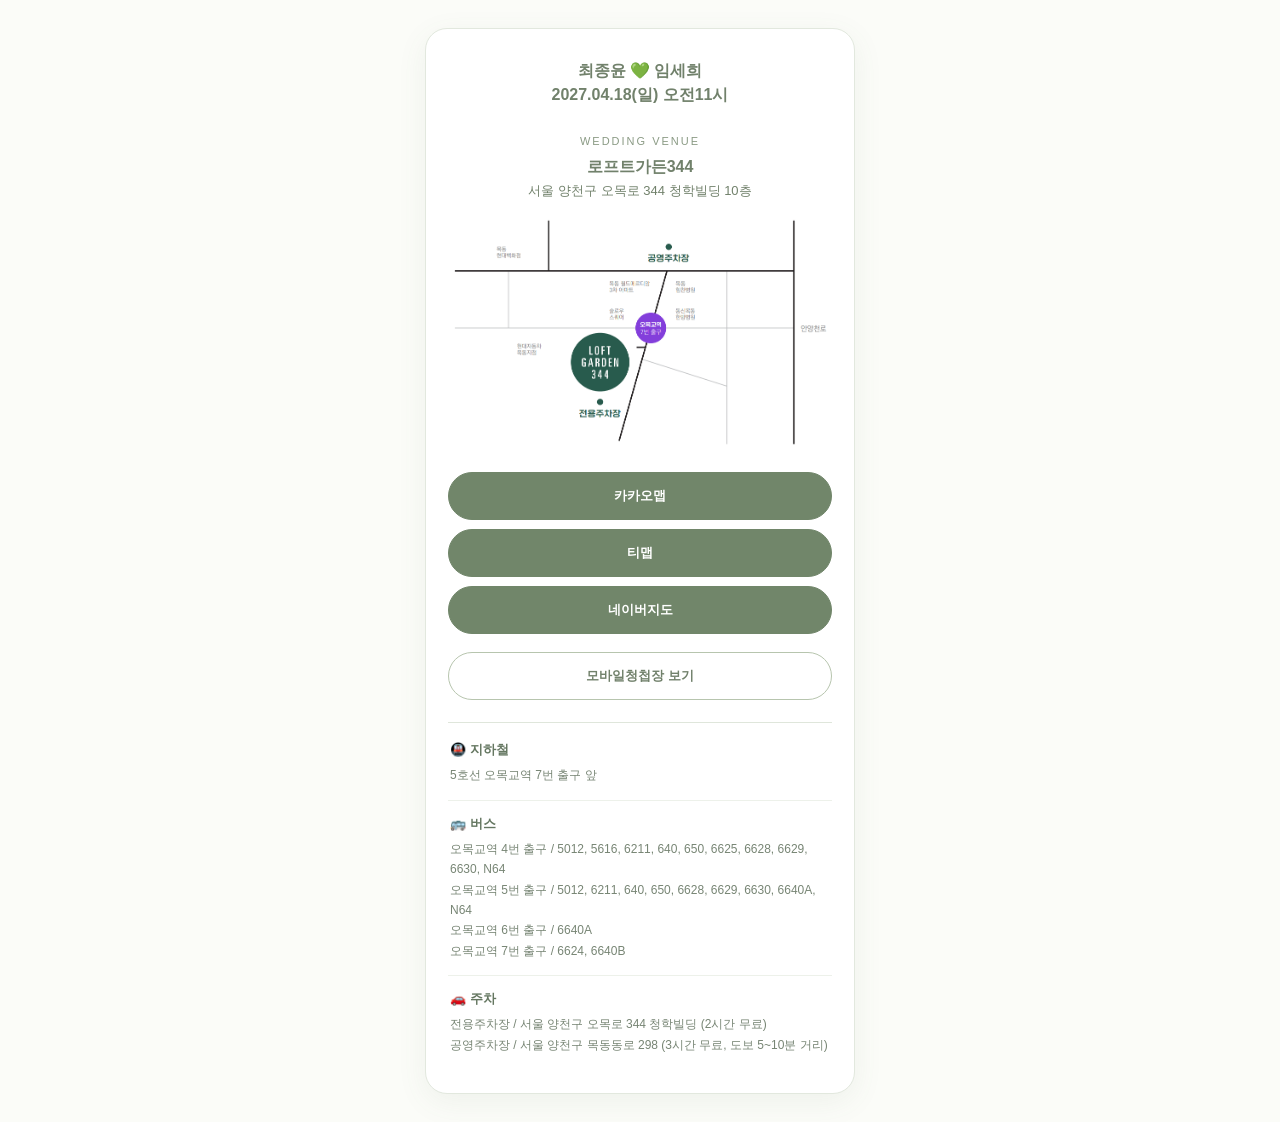
<file: location.html>
<!doctype html>
<html lang="ko">
<head>
  <meta charset="utf-8">
  <meta name="viewport" content="width=device-width, initial-scale=1, viewport-fit=cover">
  <meta name="theme-color" content="#fbfcf8">
  <title>오시는 길 - 로프트가든344</title>
  <style>
    :root { --ink:#5f7359; --ink-dark:#52654d; --line:#dfe6db; --bg:#fbfcf8; --card:#fff; }
    *{box-sizing:border-box;}
    body{margin:0;min-height:100vh;background:var(--bg);color:var(--ink-dark);font-family:-apple-system,BlinkMacSystemFont,"Noto Sans KR","Apple SD Gothic Neo",sans-serif;display:flex;justify-content:center;padding:28px 18px calc(28px + env(safe-area-inset-bottom));}
    .wrap{width:min(100%,430px);}
    .card{background:var(--card);border:1px solid #e2e8de;border-radius:22px;padding:30px 22px 24px;box-shadow:0 8px 30px rgba(92,112,83,.08);}
    .head{text-align:center;}
    .wedding-date{margin:0 0 22px;font-size:16px;line-height:1.5;font-weight:700;color:#71816b;}
    .eyebrow{margin:0 0 8px;font-size:11px;letter-spacing:2px;color:#8a9a84;}
    h1{margin:0;font-size:16px;line-height:1.5;font-weight:700;color:#71816b;}
    .venue-floor{margin:8px 0 0;font-size:16px;line-height:1.5;font-weight:700;color:#71816b;}
    .address{margin:2px 0 12px;font-size:13px;line-height:1.55;color:#71816b;}
    .venue-map{display:block;width:100%;height:auto;margin:0 0 24px;border-radius:12px;}
.section-title{text-align:center;margin:24px 0 10px;font-size:13px;font-weight:700;color:#6b7c65;}
    .map-buttons{display:flex;flex-direction:column;gap:9px;}
    .map-btn,.back{display:flex;align-items:center;justify-content:center;min-height:48px;padding:11px 14px;border-radius:999px;border:1px solid #71866a;background:#71866a;color:#fff;text-decoration:none;font-size:13px;font-weight:600;-webkit-tap-highlight-color:transparent;}
    .map-btn:active,.back:active{transform:translateY(1px);}
    .info{margin-top:22px;border-top:1px solid var(--line);padding-top:4px;text-align:left;}
    .info-row{padding:14px 2px;border-bottom:1px solid #edf1ea;}
    .info-row:last-child{border-bottom:0;}
    .info-label{display:block;margin-bottom:6px;font-size:13px;font-weight:700;color:#657761;}
    .info-text{margin:0;white-space:pre-line;font-size:12px;line-height:1.7;color:#778574;}
    .back{margin-top:18px;background:#fff;color:#71816b;border-color:#b7c5ae;}
    @media (max-width:340px){body{padding-left:14px;padding-right:14px}.card{padding-left:18px;padding-right:18px;}}
  </style>
</head>
<body>
  <main class="wrap">
    <section class="card" aria-labelledby="pageTitle">
      <div class="head">
        <p class="wedding-date">최종윤 💚 임세희<br>2027.04.18(일) 오전11시</p>
        <p class="eyebrow" style="margin-top:28px;">WEDDING VENUE</p>
        <h1 id="pageTitle">로프트가든344</h1>
        <p class="address" id="address">서울 양천구 오목로 344 청학빌딩 10층</p>
        <img class="venue-map" src="[data-uri]" alt="로프트가든344 오시는 길 및 주차 안내 지도">
      </div>

      <p class="section-title"></p>
      <div class="map-buttons">
        <a class="map-btn" id="btnKakao" target="_blank" rel="noopener noreferrer">카카오맵</a>
        <a class="map-btn" id="btnTmap">티맵</a>
        <a class="map-btn" id="btnNaver" target="_blank" rel="noopener noreferrer">네이버지도</a>
      </div>

      <a class="back" href="./">모바일청첩장 보기</a>

      <div class="info" aria-label="웨딩홀 교통 및 주차 정보">
        <div class="info-row">
          <span class="info-label">🚇 지하철</span>
          <p class="info-text" id="subway"></p>
        </div>
        <div class="info-row">
          <span class="info-label">🚌 버스</span>
          <p class="info-text" id="bus"></p>
        </div>
        <div class="info-row">
          <span class="info-label">🚗 주차</span>
          <p class="info-text" id="parking"></p>
        </div>
      </div>
    </section>
  </main>

  <script src="js/config.js"></script>
  <script>
    (function () {
      const info = window.WEDDING_INFO || (typeof WEDDING_INFO !== "undefined" ? WEDDING_INFO : null);
      if (!info) return;

      document.title = `오시는 길 - ${info.weddingHall}`;
      document.getElementById("pageTitle").textContent = info.weddingHall || "";
      document.getElementById("subway").textContent = info.subway || "";
      document.getElementById("bus").textContent = info.bus || "";
      document.getElementById("parking").textContent = info.parking || "";

      document.getElementById("btnKakao").href = info.kakaoMapUrl || "#";
      document.getElementById("btnNaver").href = info.naverMapUrl || "#";

      function buildTmapUrl() {
        if (info.tmapUrl && info.tmapUrl.trim()) return info.tmapUrl.trim();
        const name = encodeURIComponent(info.weddingHall || "예식장");
        if (info.latitude && info.longitude) {
          return `tmap://route?goalname=${name}&goalx=${info.longitude}&goaly=${info.latitude}`;
        }
        return `tmap://route?rGoName=${name}`;
      }

      function getTmapStoreUrl() {
        const isIOS = /iPhone|iPad|iPod/i.test(navigator.userAgent);
        return isIOS ? "https://apps.apple.com/kr/app/id431589174" : "https://play.google.com/store/apps/details?id=com.skt.tmap.ku";
      }

      const tmapBtn = document.getElementById("btnTmap");
      tmapBtn.href = buildTmapUrl();
      tmapBtn.addEventListener("click", function () {
        const clickedAt = Date.now();
        setTimeout(function () {
          if (!document.hidden && Date.now() - clickedAt < 2000) window.location.href = getTmapStoreUrl();
        }, 1200);
      });
    })();
  </script>
</body>
</html>
</file>
